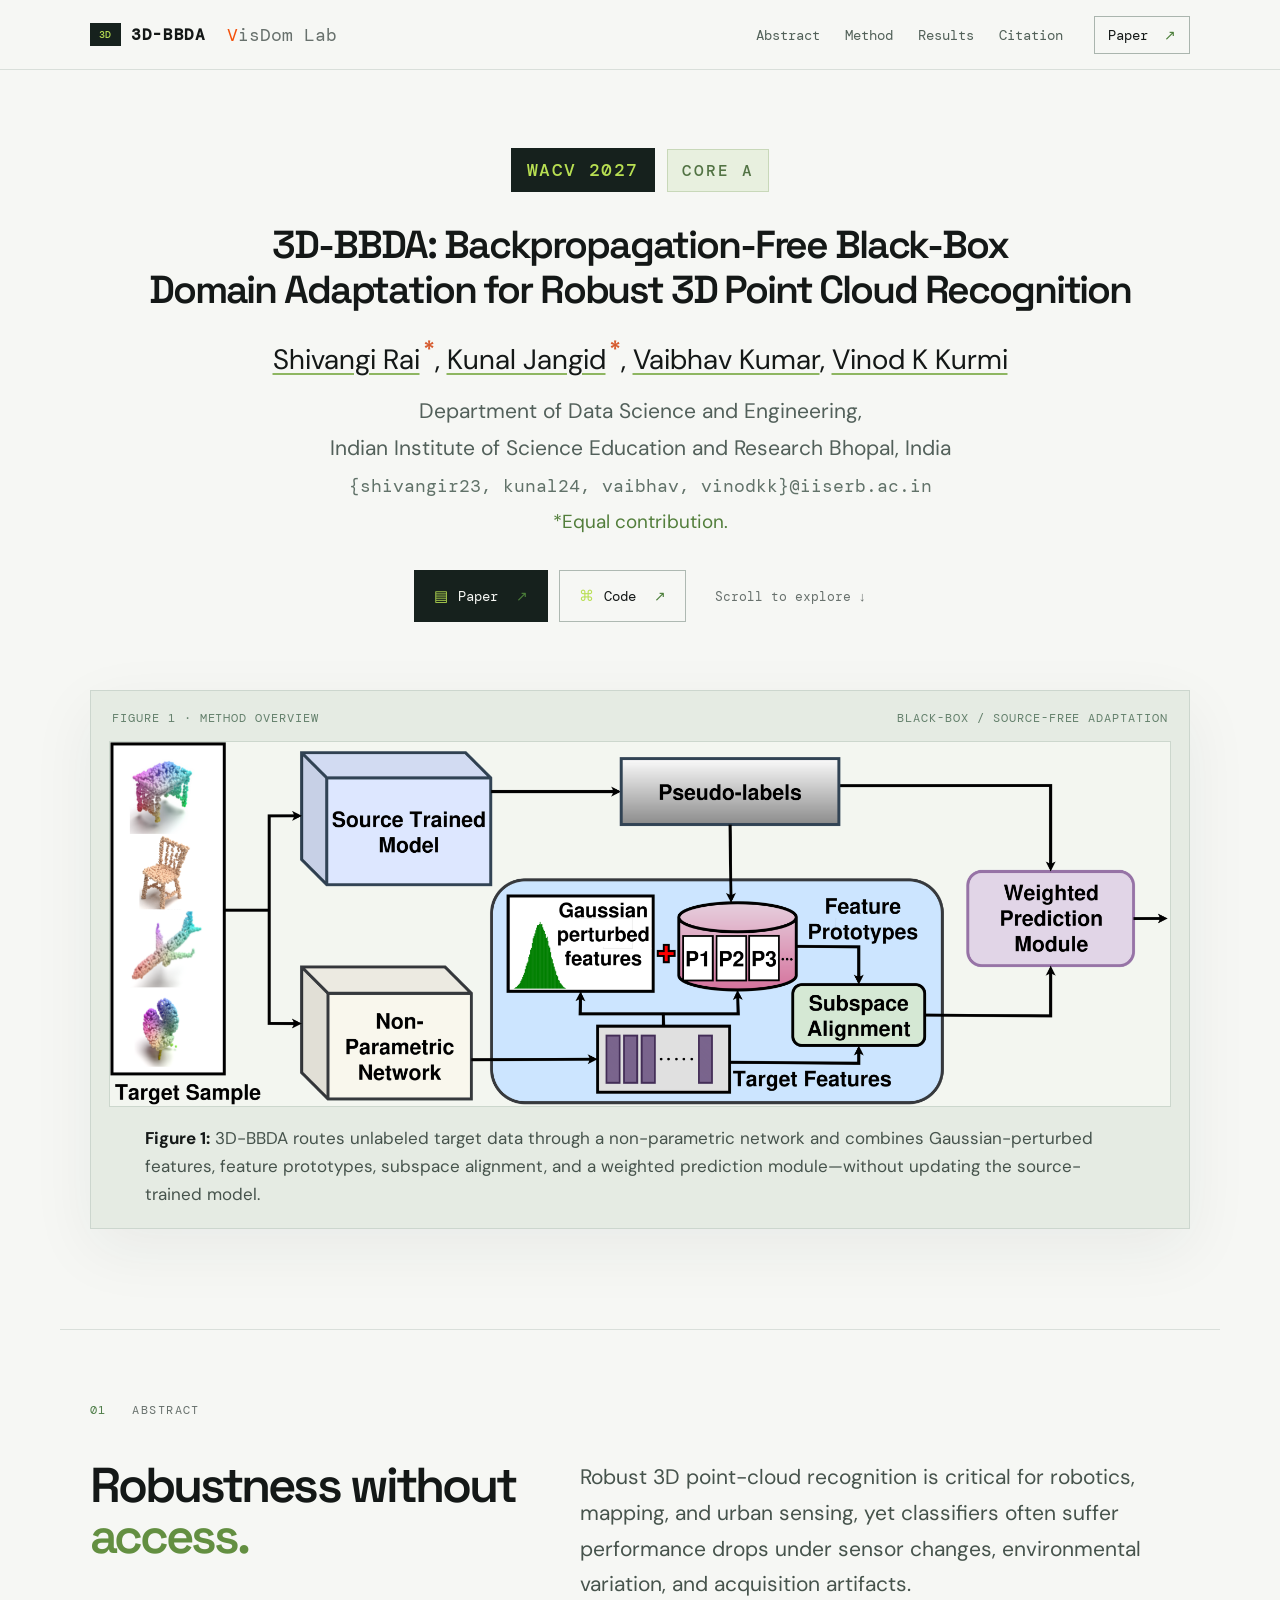
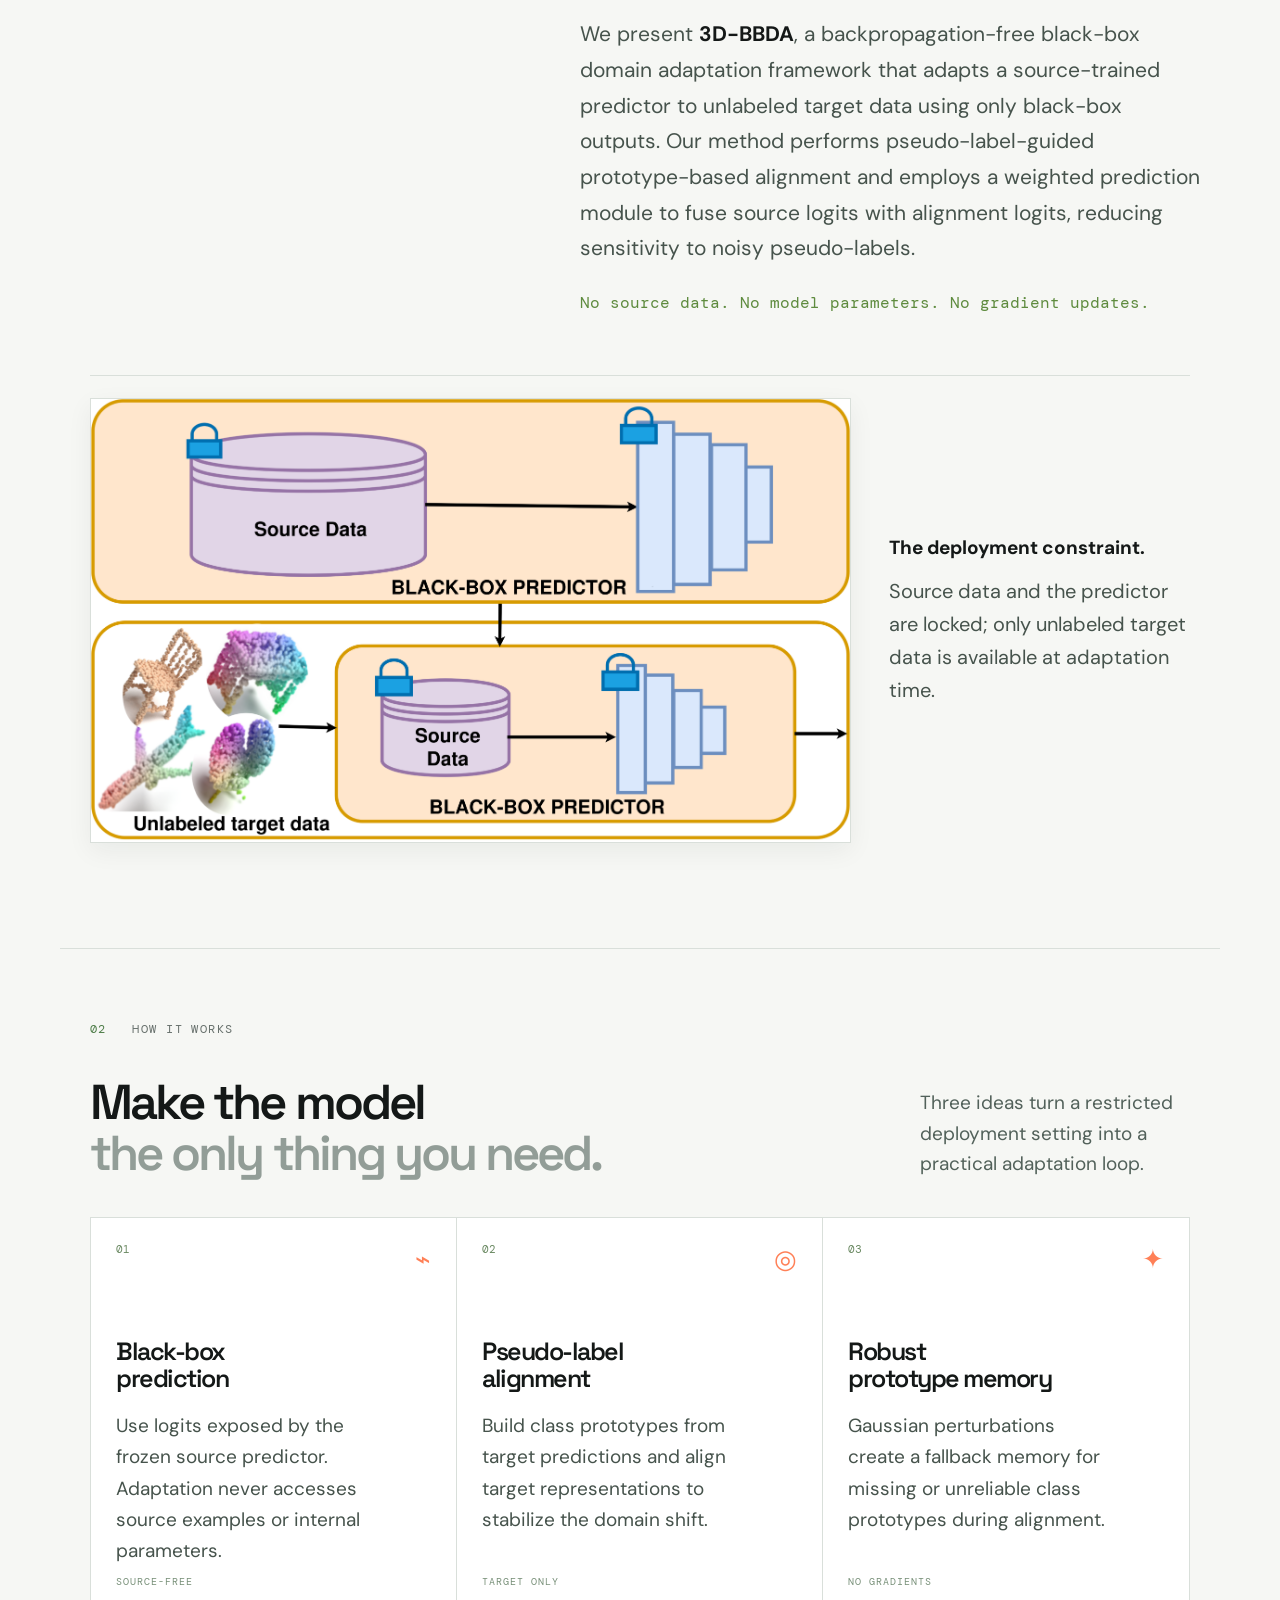
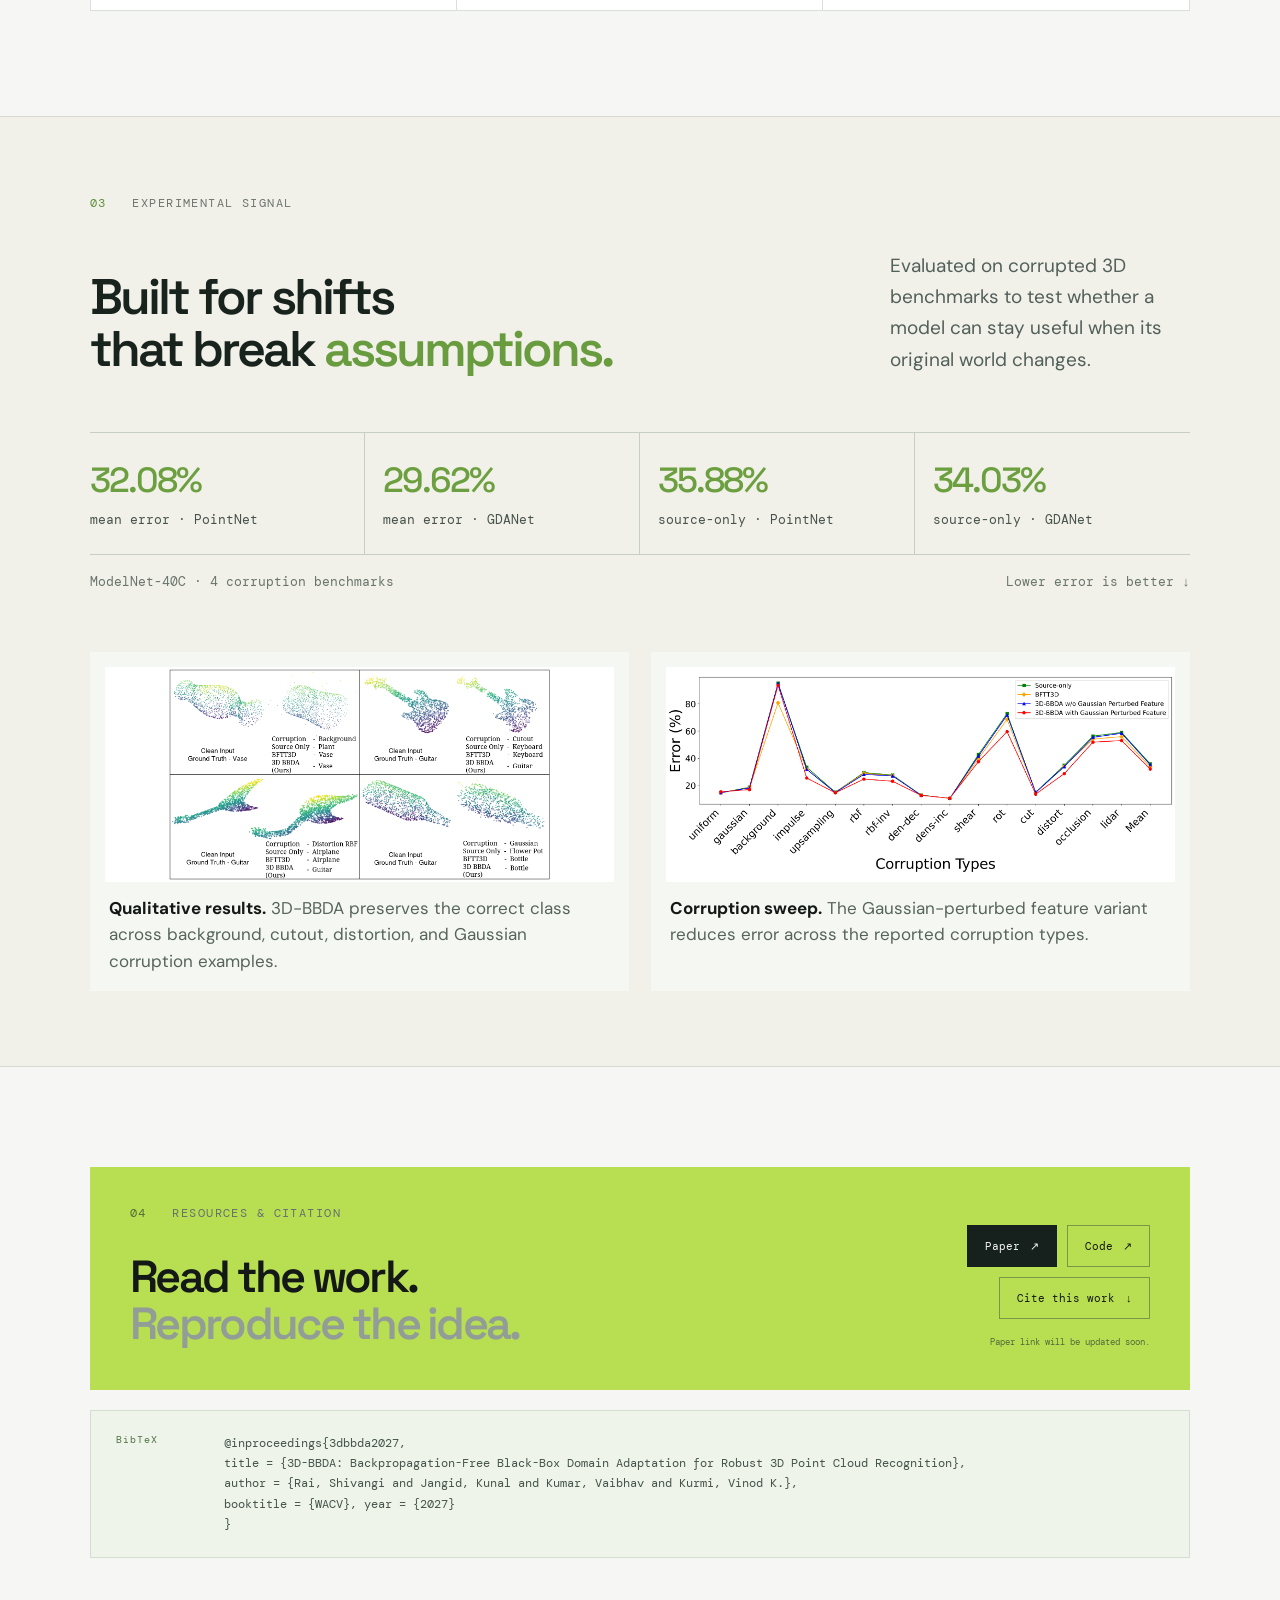
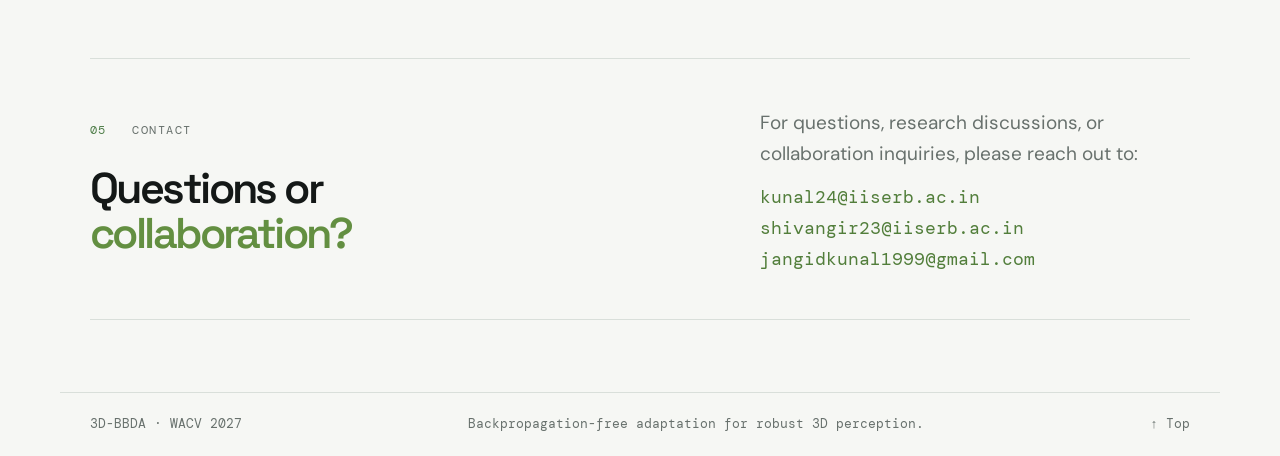
<file: index.html>
<!doctype html>
<html lang="en">
  <head>
    <meta charset="UTF-8" />
    <meta name="viewport" content="width=device-width, initial-scale=1.0" />
    <meta name="description" content="3D-BBDA: Backpropagation-Free Black-Box Domain Adaptation for Robust 3D Point Cloud Recognition." />
    <title>3D-BBDA | WACV 2027</title>
    <link rel="preconnect" href="https://fonts.googleapis.com" />
    <link rel="preconnect" href="https://fonts.gstatic.com" crossorigin />
    <link href="https://fonts.googleapis.com/css2?family=DM+Mono:wght@400;500&family=DM+Sans:wght@400;500;600;700&family=Space+Grotesk:wght@400;500;600;700&display=swap" rel="stylesheet" />
    <link rel="stylesheet" href="styles.css?v=7" />
  </head>
  <body>
    <header class="topbar">
      <div class="topbar-inner">
        <a class="paper-id" href="#top"><span class="mark">3D</span><span>3D-BBDA</span></a>
        <a class="lab-link" href="https://visdomlab.github.io/" target="_blank" rel="noreferrer"><span class="lab-name"><span class="lab-link-v">V</span>isDom Lab</span></a>
        <nav><a href="#abstract">Abstract</a><a href="#method">Method</a><a href="#results">Results</a><a href="#citation">Citation</a></nav>
        <a class="mini-button" href="paper.html">Paper <span>↗</span></a>
      </div>
    </header>

    <main id="top">
      <section class="title-section wrap">
        <div class="venue-row"><a class="venue-pill" href="https://wacv.thecvf.com/" target="_blank" rel="noreferrer">WACV 2027</a><span class="venue-tier">Core A</span></div>
        <h1><span>3D-BBDA: Backpropagation-Free Black-Box</span><span>Domain Adaptation for Robust 3D Point Cloud Recognition</span></h1>
        <p class="authors"><a href="https://shivangiraii.github.io/" target="_blank" rel="noreferrer">Shivangi Rai</a><sup class="contribution-mark">*</sup>, <a href="https://kunaljangid01.github.io/" target="_blank" rel="noreferrer">Kunal Jangid</a><sup class="contribution-mark">*</sup>, <a href="https://sites.google.com/view/vaibhavkumar1/home" target="_blank" rel="noreferrer">Vaibhav Kumar</a>, <a href="https://vinodkkurmi.github.io/" target="_blank" rel="noreferrer">Vinod K Kurmi</a></p>
        <p class="affiliation">Department of Data Science and Engineering,<br />Indian Institute of Science Education and Research Bhopal, India<br /><span>{shivangir23, kunal24, vaibhav, vinodkk}@iiserb.ac.in</span><br /><em>*Equal contribution.</em></p>
        <div class="title-actions"><a class="action-button filled" href="paper.html"><span class="button-icon">▤</span> Paper <span class="arrow">↗</span></a><a class="action-button" href="https://github.com/kunaljangid01/3D_BBDA" target="_blank" rel="noreferrer"><span class="button-icon">⌘</span> Code <span class="arrow">↗</span></a><a class="text-link" href="#abstract">Scroll to explore ↓</a></div>
      </section>

      <section class="figure-section wrap">
        <div class="figure-frame">
          <div class="figure-head"><span>FIGURE 1 · METHOD OVERVIEW</span><span>BLACK-BOX / SOURCE-FREE ADAPTATION</span></div>
          <img src="assets/3d_sfda_main_refine_small.png" alt="Paper figure showing the 3D-BBDA method: source-trained model, pseudo-labels, Gaussian perturbed features, feature prototypes, subspace alignment, and weighted prediction." />
          <div class="figure-caption"><strong>Figure 1:</strong> 3D-BBDA routes unlabeled target data through a non-parametric network and combines Gaussian-perturbed features, feature prototypes, subspace alignment, and a weighted prediction module—without updating the source-trained model.</div>
        </div>
      </section>

      <section class="abstract-section wrap" id="abstract">
        <div class="section-label">01 <span>ABSTRACT</span></div>
        <div class="abstract-grid"><h2>Robustness without<br /><em>access.</em></h2><div><p>Robust 3D point-cloud recognition is critical for robotics, mapping, and urban sensing, yet classifiers often suffer performance drops under sensor changes, environmental variation, and acquisition artifacts.</p><p>We present <strong>3D-BBDA</strong>, a backpropagation-free black-box domain adaptation framework that adapts a source-trained predictor to unlabeled target data using only black-box outputs. Our method performs pseudo-label-guided prototype-based alignment and employs a weighted prediction module to fuse source logits with alignment logits, reducing sensitivity to noisy pseudo-labels.</p><p class="abstract-note">No source data. No model parameters. No gradient updates.</p></div></div>
        <div class="motivation-figure"><img src="assets/3d_sfda_refine_small.png" alt="Paper figure illustrating the source-free black-box setting: source data and predictor are locked, while unlabeled target data is available." /><p><strong>The deployment constraint.</strong> Source data and the predictor are locked; only unlabeled target data is available at adaptation time.</p></div>
      </section>

      <section class="method-section wrap" id="method">
        <div class="section-label">02 <span>HOW IT WORKS</span></div>
        <div class="method-heading"><h2>Make the model<br /><span>the only thing you need.</span></h2><p>Three ideas turn a restricted deployment setting into a practical adaptation loop.</p></div>
        <div class="method-cards">
          <article><div class="card-top"><span>01</span><span class="card-glyph">⌁</span></div><h3>Black-box<br />prediction</h3><p>Use logits exposed by the frozen source predictor. Adaptation never accesses source examples or internal parameters.</p><div class="card-tag">SOURCE-FREE</div></article>
          <article><div class="card-top"><span>02</span><span class="card-glyph">◎</span></div><h3>Pseudo-label<br />alignment</h3><p>Build class prototypes from target predictions and align target representations to stabilize the domain shift.</p><div class="card-tag">TARGET ONLY</div></article>
          <article><div class="card-top"><span>03</span><span class="card-glyph">✦</span></div><h3>Robust<br />prototype memory</h3><p>Gaussian perturbations create a fallback memory for missing or unreliable class prototypes during alignment.</p><div class="card-tag">NO GRADIENTS</div></article>
        </div>
      </section>

      <section class="results-section" id="results">
        <div class="wrap"><div class="section-label light-label">03 <span>EXPERIMENTAL SIGNAL</span></div><div class="results-heading"><h2>Built for shifts<br />that break <em>assumptions.</em></h2><p>Evaluated on corrupted 3D benchmarks to test whether a model can stay useful when its original world changes.</p></div><div class="result-row"><div><strong>32.08%</strong><span>mean error · PointNet</span></div><div><strong>29.62%</strong><span>mean error · GDANet</span></div><div><strong>35.88%</strong><span>source-only · PointNet</span></div><div><strong>34.03%</strong><span>source-only · GDANet</span></div></div><div class="result-foot"><span>ModelNet-40C · 4 corruption benchmarks</span><span>Lower error is better ↓</span></div>
          <div class="evidence-grid"><figure><img src="assets/3D-BBDA_Visual_result_correct.png" alt="Qualitative comparison of clean inputs, corrupted point clouds, source-only predictions, BFTT3D predictions, and 3D-BBDA predictions." /><figcaption><strong>Qualitative results.</strong> 3D-BBDA preserves the correct class across background, cutout, distortion, and Gaussian corruption examples.</figcaption></figure><figure><img src="assets/error_curve_version3.png" alt="Error curves comparing Source-only, BFTT3D, and 3D-BBDA with and without Gaussian perturbed features across corruption types." /><figcaption><strong>Corruption sweep.</strong> The Gaussian-perturbed feature variant reduces error across the reported corruption types.</figcaption></figure></div>
        </div>
      </section>

      <section class="links-section wrap" id="links">
        <div class="links-card" id="citation"><div><div class="section-label">04 <span>RESOURCES &amp; CITATION</span></div><h2>Read the work.<br /><span>Reproduce the idea.</span></h2></div><div class="resource-buttons"><a class="resource-button primary" href="paper.html">Paper <span>↗</span></a><a class="resource-button" href="https://github.com/kunaljangid01/3D_BBDA" target="_blank" rel="noreferrer">Code <span>↗</span></a><a class="resource-button citation-button" href="#citation-text">Cite this work <span>↓</span></a><small>Paper link will be updated soon.</small></div></div>
        <div class="citation-text" id="citation-text"><span>BibTeX</span><code>@inproceedings{3dbbda2027,<br />  title = {3D-BBDA: Backpropagation-Free Black-Box Domain Adaptation for Robust 3D Point Cloud Recognition},<br />  author = {Rai, Shivangi and Jangid, Kunal and Kumar, Vaibhav and Kurmi, Vinod K.},<br />  booktitle = {WACV}, year = {2027}<br />}</code></div>
      </section>
    </main>
    <section class="contact-section wrap" id="contact">
      <div class="contact-card">
        <div><div class="section-label">05 <span>CONTACT</span></div><h2>Questions or<br /><em>collaboration?</em></h2></div>
        <div class="contact-details"><p>For questions, research discussions, or collaboration inquiries, please reach out to:</p><a href="mailto:kunal24@iiserb.ac.in">kunal24@iiserb.ac.in</a><a href="mailto:shivangir23@iiserb.ac.in">shivangir23@iiserb.ac.in</a><a href="mailto:jangidkunal1999@gmail.com">jangidkunal1999@gmail.com</a></div>
      </div>
    </section>
    <footer class="footer wrap"><span>3D-BBDA · WACV 2027</span><span>Backpropagation-free adaptation for robust 3D perception.</span><a href="#top">↑ Top</a></footer>
    <script src="script.js"></script>
  </body>
</html>
</file>
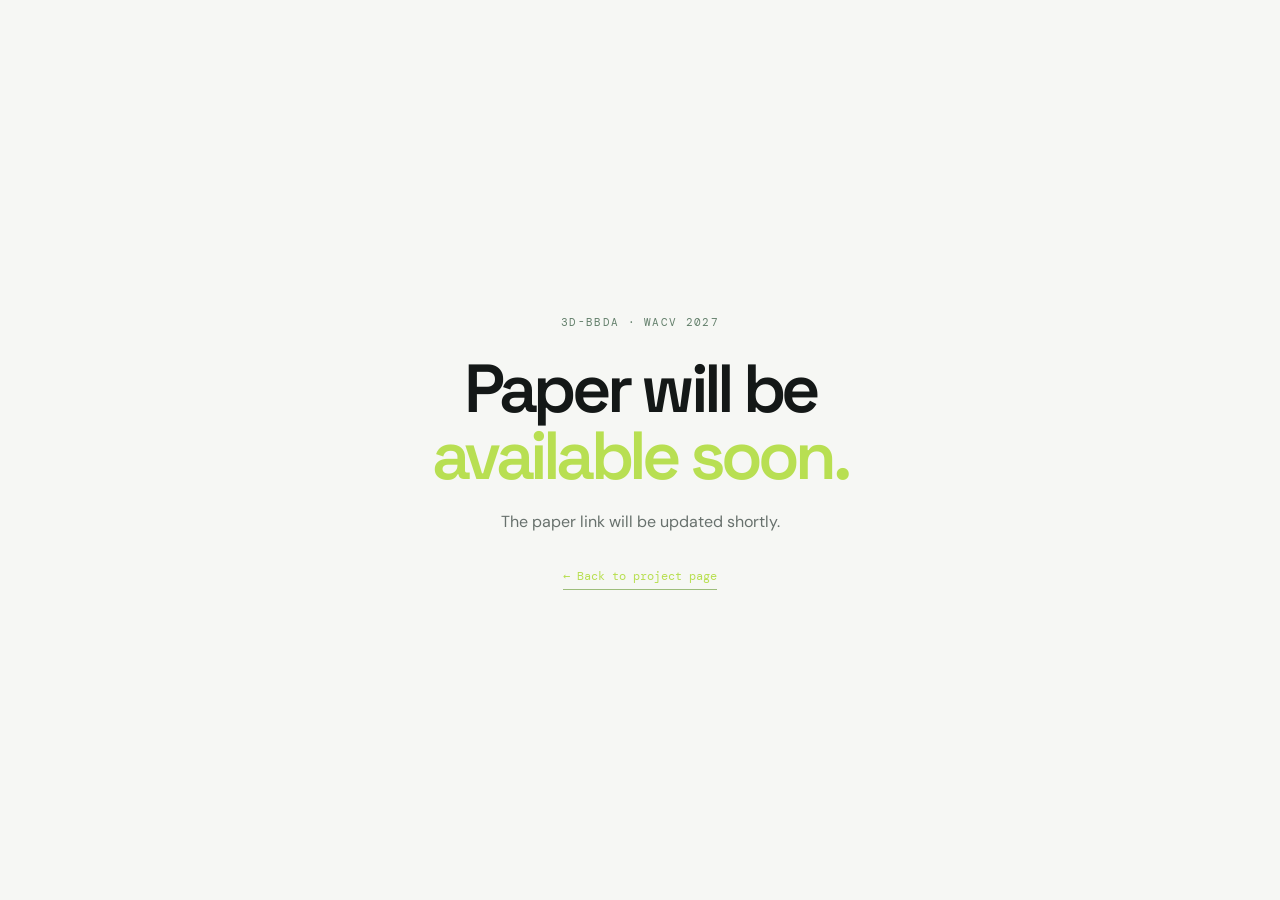
<file: paper.html>
<!doctype html>
<html lang="en">
  <head>
    <meta charset="UTF-8" />
    <meta name="viewport" content="width=device-width, initial-scale=1.0" />
    <title>Paper · 3D-BBDA</title>
    <link rel="preconnect" href="https://fonts.googleapis.com" />
    <link rel="preconnect" href="https://fonts.gstatic.com" crossorigin />
    <link href="https://fonts.googleapis.com/css2?family=DM+Mono:wght@400;500&family=DM+Sans:wght@400;500;600;700&family=Space+Grotesk:wght@400;500;600;700&display=swap" rel="stylesheet" />
    <link rel="stylesheet" href="styles.css?v=5" />
  </head>
  <body class="paper-placeholder">
    <main class="paper-main">
      <span class="paper-kicker">3D-BBDA · WACV 2027</span>
      <h1>Paper will be<br /><em>available soon.</em></h1>
      <p>The paper link will be updated shortly.</p>
      <a class="paper-home-link" href="index.html">← Back to project page</a>
    </main>
  </body>
</html>
</file>
<file: styles.css>
:root{--paper:#f6f7f4;--ink:#141817;--muted:#68716d;--line:#d9dfda;--green:#b8df52;--deep:#16211d;--orange:#ff8057;--mono:"DM Mono",monospace;--sans:"DM Sans",sans-serif;--display:"Space Grotesk",sans-serif}*{box-sizing:border-box}html{scroll-behavior:smooth}body{margin:0;background:var(--paper);color:var(--ink);font-family:var(--sans)}.wrap{max-width:1160px;margin:auto;padding-left:30px;padding-right:30px}.topbar{height:70px;background:rgba(246,247,244,.94);border-bottom:1px solid var(--line);position:sticky;top:0;z-index:5;backdrop-filter:blur(12px)}.topbar-inner{max-width:1160px;height:100%;padding:0 30px;margin:auto;display:flex;align-items:center}.paper-id{display:flex;gap:10px;align-items:center;text-decoration:none;color:var(--ink);font:600 13px var(--mono);letter-spacing:.04em}.mark{display:grid;place-items:center;background:var(--deep);color:var(--green);font:500 10px var(--mono);width:31px;height:23px}.topbar nav{display:flex;gap:25px;margin-left:auto;margin-right:31px}.topbar nav a,.mini-button,.lab-link{color:var(--muted);text-decoration:none;font:11px var(--mono)}
.lab-link{margin-left:22px}
.lab-name{font-size:1.25em}
.lab-link-v{color:#f4510b}
.lab-link:hover{color:var(--ink)}.topbar nav a:hover,.footer a:hover{color:var(--ink)}.mini-button{border:1px solid #aab5ae;padding:9px 13px;color:var(--ink)}.mini-button span,.arrow{color:#4b7e39;margin-left:8px}.title-section{padding-top:78px;padding-bottom:68px;text-align:center}.venue-row{display:flex;justify-content:center;align-items:center;gap:17px;color:var(--muted);font:10px var(--mono);letter-spacing:.07em;text-transform:uppercase}.venue-pill{background:var(--deep);color:var(--green);padding:8px 13px;text-decoration:none!important;font-size:16px}
.venue-pill:hover{background:#273a32}.paper-no{border-left:1px solid var(--line);padding-left:17px}.title-section h1{font:600 clamp(32px,4.8vw,64px)/1.08 var(--display);letter-spacing:-.055em;max-width:1060px;margin:31px auto 25px}.authors{font-size:16px;margin:0}.authors span{color:#a2aba6;padding:0 8px}.authors sup,.affiliation sup{color:#56833d;font:10px var(--mono)}.affiliation{font-size:12px;color:var(--muted);margin:9px 0 0}.title-actions{display:flex;justify-content:center;align-items:center;gap:11px;margin-top:37px}.action-button,.resource-button{border:1px solid #aeb9b2;color:var(--ink);padding:13px 17px;text-decoration:none;font:11px var(--mono);display:flex;align-items:center;gap:10px}.action-button:hover,.resource-button:hover{background:white;border-color:#758178}.action-button.filled,.resource-button.primary{background:var(--deep);border-color:var(--deep);color:var(--paper)}.action-button.filled:hover,.resource-button.primary:hover{background:#273a32}.button-icon{color:var(--green);font-size:15px}.text-link{color:var(--muted);font:10px var(--mono);text-decoration:none;margin-left:18px}.text-link:hover{color:var(--ink)}.figure-section{padding-bottom:100px}.figure-frame{background:#e5ebe3;border:1px solid #ccd6ce;padding:18px 18px 20px;box-shadow:0 20px 60px #20352e10}.figure-head{display:flex;justify-content:space-between;padding:1px 3px 15px;color:#64806c;font:10px var(--mono);letter-spacing:.08em}.figure-frame img{display:block;width:100%;background:#f3f6f0;border:1px solid #ccd7cd}.figure-caption{max-width:990px;margin:17px auto 0;color:#5d6762;font-size:12px;line-height:1.65}.figure-caption strong{color:var(--ink)}.abstract-section,.method-section{border-top:1px solid var(--line);padding-top:72px;padding-bottom:105px}.section-label{color:#6c856f;font:10px var(--mono);letter-spacing:.12em}.section-label span{color:var(--muted);margin-left:17px}.abstract-grid{display:grid;grid-template-columns:40% 60%;gap:50px;margin-top:42px}.abstract-grid h2,.method-heading h2,.results-heading h2,.links-card h2{font:600 49px/1.04 var(--display);letter-spacing:-.06em;margin:0}.abstract-grid h2 em,.results-heading em{color:#638f41;font-style:normal}.abstract-grid p{color:#4f5a54;line-height:1.7;font-size:15px;max-width:620px;margin:0 0 14px}.abstract-grid strong{color:var(--ink)}.abstract-note{font:11px var(--mono)!important;color:#5e8b3e!important;padding-top:11px}.method-heading{display:flex;justify-content:space-between;align-items:end;margin-top:40px;margin-bottom:38px}.method-heading h2 span,.links-card h2 span{color:#929d97}.method-heading p{color:var(--muted);font-size:13px;line-height:1.6;max-width:270px;margin:0}.method-cards{display:grid;grid-template-columns:repeat(3,1fr);border:1px solid var(--line);background:white}.method-cards article{min-height:290px;padding:24px 25px;border-right:1px solid var(--line);position:relative}.method-cards article:last-child{border:0}.card-top{display:flex;justify-content:space-between;color:#6a8962;font:11px var(--mono)}.card-glyph{font-size:26px;color:var(--orange)}.method-cards h3{font:600 25px/1.05 var(--display);letter-spacing:-.06em;margin:62px 0 18px}.method-cards p{color:var(--muted);font-size:13px;line-height:1.65;max-width:260px}.card-tag{position:absolute;bottom:22px;color:#789079;font:9px var(--mono);letter-spacing:.1em}.results-section{background:var(--deep);color:var(--paper);padding:78px 0 75px}.light-label{color:var(--green)}.light-label span{color:#91a19a}.results-heading{display:flex;justify-content:space-between;align-items:end;margin:39px 0 57px}.results-heading h2{font-size:50px}.results-heading em{color:var(--green)}.results-heading p{color:#b1beb7;font-size:13px;line-height:1.65;max-width:300px;margin:0}.result-row{display:grid;grid-template-columns:repeat(4,1fr);border-top:1px solid #53645a;border-bottom:1px solid #53645a}.result-row div{padding:25px 18px 26px;border-right:1px solid #53645a}.result-row div:first-child{padding-left:0}.result-row div:last-child{border:0}.result-row strong{display:block;color:var(--green);font:500 35px var(--display);letter-spacing:-.06em}.result-row span{display:block;color:#a8b5ae;font:10px var(--mono);margin-top:9px}.result-foot{display:flex;justify-content:space-between;color:#83938b;font:10px var(--mono);padding-top:18px}.links-section{padding-top:100px;padding-bottom:100px}.links-card{background:var(--green);padding:38px 40px 42px;display:flex;justify-content:space-between;align-items:end}.links-card .section-label{color:#516c39}.links-card h2{font-size:45px;margin-top:33px}.resource-buttons{display:flex;gap:10px;align-items:center;flex-wrap:wrap;justify-content:end;max-width:340px}.resource-button{border-color:#779945}.resource-buttons small{display:block;width:100%;color:#526a3b;font:9px var(--mono);margin-top:7px;text-align:right}.footer{border-top:1px solid var(--line);padding-top:22px;padding-bottom:24px;display:flex;justify-content:space-between;color:var(--muted);font:10px var(--mono)}.footer a{color:var(--muted);text-decoration:none}@media(max-width:750px){.wrap{padding-left:20px;padding-right:20px}.topbar-inner{padding:0 20px}.topbar nav{display:none}.mini-button{margin-left:auto}.title-section{padding-top:55px}.venue-row{flex-wrap:wrap;gap:10px}.paper-no{display:none}.title-section h1{font-size:34px}.desktop{display:none}.title-actions{flex-wrap:wrap}.text-link{width:100%;margin:8px 0 0}.figure-section{padding-bottom:70px}.figure-head{font-size:8px}.figure-caption{font-size:11px}.abstract-grid{display:block}.abstract-grid h2{margin-bottom:35px;font-size:42px}.method-heading,.results-heading,.links-card{display:block}.method-heading p,.results-heading p{margin-top:24px}.method-cards{grid-template-columns:1fr}.method-cards article{border-right:0;border-bottom:1px solid var(--line)}.method-cards article:last-child{border-bottom:0}.results-heading h2{font-size:42px}.result-row{grid-template-columns:repeat(2,1fr)}.result-row div,.result-row div:first-child{padding:20px 12px}.result-row strong{font-size:30px}.result-foot{gap:18px;line-height:1.5}.links-card{padding:30px}.links-card h2{font-size:39px;margin-bottom:35px}.resource-buttons{justify-content:start}.resource-buttons small{text-align:left}.footer{gap:15px;flex-wrap:wrap}}
.venue-tier{color:#64806c;font-size:16px;font-weight:500;letter-spacing:.12em}.venue-tier::before{color:#aeb9b2;font-size:20px;margin-right:15px;vertical-align:-1px}.paper-no{border-left:1px solid var(--line);padding-left:17px}.title-section h1{font:600 clamp(32px,4.8vw,64px)/1.08 var(--display);letter-spacing:-.055em;max-width:1060px;margin:31px auto 25px}.authors{font-size:16px;margin:0}.authors span{color:#a2aba6;padding:0 8px}.authors sup,.affiliation sup{color:#56833d;font:10px var(--mono)}.affiliation{font-size:12px;color:var(--muted);margin:9px 0 0}.title-actions{display:flex;justify-content:center;align-items:center;gap:11px;margin-top:37px}.action-button,.resource-button{border:1px solid #aeb9b2;color:var(--ink);padding:13px 17px;text-decoration:none;font:11px var(--mono);display:flex;align-items:center;gap:10px}.action-button:hover,.resource-button:hover{background:white;border-color:#758178}.action-button.filled,.resource-button.primary{background:var(--deep);border-color:var(--deep);color:var(--paper)}.action-button.filled:hover,.resource-button.primary:hover{background:#273a32}.button-icon{color:var(--green);font-size:15px}.text-link{color:var(--muted);font:10px var(--mono);text-decoration:none;margin-left:18px}.text-link:hover{color:var(--ink)}.figure-section{padding-bottom:100px}.figure-frame{background:#e5ebe3;border:1px solid #ccd6ce;padding:18px 18px 20px;box-shadow:0 20px 60px #20352e10}.figure-head{display:flex;justify-content:space-between;padding:1px 3px 15px;color:#64806c;font:10px var(--mono);letter-spacing:.08em}.figure-frame img{display:block;width:100%;background:#f3f6f0;border:1px solid #ccd7cd}.figure-caption{max-width:990px;margin:17px auto 0;color:#5d6762;font-size:12px;line-height:1.65}.figure-caption strong{color:var(--ink)}.abstract-section,.method-section{border-top:1px solid var(--line);padding-top:72px;padding-bottom:105px}.section-label{color:#6c856f;font:10px var(--mono);letter-spacing:.12em}.section-label span{color:var(--muted);margin-left:17px}.abstract-grid{display:grid;grid-template-columns:40% 60%;gap:50px;margin-top:42px}.abstract-grid h2,.method-heading h2,.results-heading h2,.links-card h2{font:600 49px/1.04 var(--display);letter-spacing:-.06em;margin:0}.abstract-grid h2 em,.results-heading em{color:#638f41;font-style:normal}.abstract-grid p{color:#4f5a54;line-height:1.7;font-size:15px;max-width:620px;margin:0 0 14px}.abstract-grid strong{color:var(--ink)}.abstract-note{font:11px var(--mono)!important;color:#5e8b3e!important;padding-top:11px}.method-heading{display:flex;justify-content:space-between;align-items:end;margin-top:40px;margin-bottom:38px}.method-heading h2 span,.links-card h2 span{color:#929d97}.method-heading p{color:var(--muted);font-size:13px;line-height:1.6;max-width:270px;margin:0}.method-cards{display:grid;grid-template-columns:repeat(3,1fr);border:1px solid var(--line);background:white}.method-cards article{min-height:290px;padding:24px 25px;border-right:1px solid var(--line);position:relative}.method-cards article:last-child{border:0}.card-top{display:flex;justify-content:space-between;color:#6a8962;font:11px var(--mono)}.card-glyph{font-size:26px;color:var(--orange)}.method-cards h3{font:600 25px/1.05 var(--display);letter-spacing:-.06em;margin:62px 0 18px}.method-cards p{color:var(--muted);font-size:13px;line-height:1.65;max-width:260px}.card-tag{position:absolute;bottom:22px;color:#789079;font:9px var(--mono);letter-spacing:.1em}.results-section{background:var(--deep);color:var(--paper);padding:78px 0 75px}.light-label{color:var(--green)}.light-label span{color:#91a19a}.results-heading{display:flex;justify-content:space-between;align-items:end;margin:39px 0 57px}.results-heading h2{font-size:50px}.results-heading em{color:var(--green)}.results-heading p{color:#b1beb7;font-size:13px;line-height:1.65;max-width:300px;margin:0}.result-row{display:grid;grid-template-columns:repeat(4,1fr);border-top:1px solid #53645a;border-bottom:1px solid #53645a}.result-row div{padding:25px 18px 26px;border-right:1px solid #53645a}.result-row div:first-child{padding-left:0}.result-row div:last-child{border:0}.result-row strong{display:block;color:var(--green);font:500 35px var(--display);letter-spacing:-.06em}.result-row span{display:block;color:#a8b5ae;font:10px var(--mono);margin-top:9px}.result-foot{display:flex;justify-content:space-between;color:#83938b;font:10px var(--mono);padding-top:18px}.links-section{padding-top:100px;padding-bottom:100px}.links-card{background:var(--green);padding:38px 40px 42px;display:flex;justify-content:space-between;align-items:end}.links-card .section-label{color:#516c39}.links-card h2{font-size:45px;margin-top:33px}.resource-buttons{display:flex;gap:10px;align-items:center;flex-wrap:wrap;justify-content:end;max-width:340px}.resource-button{border-color:#779945}.resource-buttons small{display:block;width:100%;color:#526a3b;font:9px var(--mono);margin-top:7px;text-align:right}.footer{border-top:1px solid var(--line);padding-top:22px;padding-bottom:24px;display:flex;justify-content:space-between;color:var(--muted);font:10px var(--mono)}.footer a{color:var(--muted);text-decoration:none}@media(max-width:750px){.wrap{padding-left:20px;padding-right:20px}.topbar-inner{padding:0 20px}.topbar nav{display:none}.mini-button{margin-left:auto}.title-section{padding-top:55px}.venue-row{flex-wrap:wrap;gap:10px}.paper-no{display:none}.title-section h1{font-size:34px}.desktop{display:none}.title-actions{flex-wrap:wrap}.text-link{width:100%;margin:8px 0 0}.figure-section{padding-bottom:70px}.figure-head{font-size:8px}.figure-caption{font-size:11px}.abstract-grid{display:block}.abstract-grid h2{margin-bottom:35px;font-size:42px}.method-heading,.results-heading,.links-card{display:block}.method-heading p,.results-heading p{margin-top:24px}.method-cards{grid-template-columns:1fr}.method-cards article{border-right:0;border-bottom:1px solid var(--line)}.method-cards article:last-child{border-bottom:0}.results-heading h2{font-size:42px}.result-row{grid-template-columns:repeat(2,1fr)}.result-row div,.result-row div:first-child{padding:20px 12px}.result-row strong{font-size:30px}.result-foot{gap:18px;line-height:1.5}.links-card{padding:30px}.links-card h2{font-size:39px;margin-bottom:35px}.resource-buttons{justify-content:start}.resource-buttons small{text-align:left}.footer{gap:15px;flex-wrap:wrap}}
.figure-frame img{max-height:560px;object-fit:contain}
.motivation-figure{margin-top:48px;border-top:1px solid var(--line);padding-top:22px;display:grid;grid-template-columns:2fr 1fr;gap:25px;align-items:center}
.motivation-figure img{width:100%;max-height:240px;object-fit:contain;background:#fff;border:1px solid var(--line)}
.motivation-figure p{font-size:12px;line-height:1.7;color:var(--muted);max-width:240px}
.motivation-figure strong{color:var(--ink);display:block;margin-bottom:7px}
.evidence-grid{display:grid;grid-template-columns:1fr 1fr;gap:22px;margin-top:62px}
.evidence-grid figure{margin:0;padding:15px;background:#f5f8f2;color:var(--ink)}
.evidence-grid img{display:block;width:100%;height:215px;object-fit:contain;background:#fff}
.evidence-grid figcaption{font-size:11px;line-height:1.55;color:#56645b;padding:13px 4px 2px}
.evidence-grid figcaption strong{color:var(--ink)}
@media(max-width:750px){.motivation-figure{display:block}.motivation-figure p{max-width:none}.evidence-grid{grid-template-columns:1fr}.evidence-grid img{height:auto;max-height:280px}}
.authors{font-size:clamp(15px,1.8vw,20px);line-height:1.55;color:var(--ink);max-width:1050px;margin:0 auto}
.authors a{color:var(--ink);text-decoration:underline;text-decoration-color:#8eb661;text-decoration-thickness:2px;text-underline-offset:4px}
.authors a:hover,.contact-line a:hover{color:#4f8238}
.authors .contribution-mark{display:inline-block;color:#d65b2f;font:700 0.85em/1 var(--sans);vertical-align:super;margin-left:3px;text-decoration:none}
.affiliation{font-size:clamp(12px,1.35vw,15px);line-height:1.75;color:#52605a;margin-top:12px}
.affiliation a{color:#52605a;text-decoration:underline;text-decoration-color:#8eb661;text-underline-offset:3px}
.affiliation a:hover{color:#4f8238}
.affiliation-separator{color:#8eb661;padding:0 .35em}
.affiliation span{font-family:var(--mono);font-size:.88em;color:#617269}
.affiliation em{color:#527e3b;font-style:normal;font-size:.9em}
.contact-line{font:12px var(--mono);line-height:1.7;color:#5b6961;margin:10px auto 0}
.contact-line a{color:#527e3b;text-decoration:none}
.contact-line span{padding:0 8px;color:#9aa49e}
.title-actions{margin-top:30px}
.topbar nav a{color:#526159;font-size:11px}
.topbar nav a:hover{color:#3f7834}
.mini-button{color:var(--ink)}
.abstract-grid p,.method-cards p,.figure-caption,.motivation-figure p{color:#46534c}
.section-label{color:#4e7d48}
.method-heading p,.results-heading p{font-size:14px;color:#52615a}
.result-row span{font-size:11px;color:#c1ccc5}
.citation-text{display:grid;grid-template-columns:90px 1fr;gap:18px;margin-top:20px;padding:22px 25px;background:#eef4e9;border:1px solid #d1dfcf;color:#527344}
.citation-text span{font:10px var(--mono);letter-spacing:.1em}
.citation-text code{font:12px/1.7 var(--mono);color:#44534b;white-space:normal}
.paper-placeholder{min-height:100vh;display:grid;place-items:center;background:var(--deep);color:var(--paper)}
.paper-placeholder main{text-align:center;padding:35px;max-width:700px}
.placeholder-mark{font:11px var(--mono);letter-spacing:.13em;color:var(--green)}
.paper-placeholder h1{font:600 clamp(26px,4.25vw,46px)/.95 var(--display);letter-spacing:-.045em;margin:26px 0 20px}
.paper-placeholder h1 em{color:var(--green);font-style:normal}
.paper-placeholder p{color:#b8c4bd;font-size:16px;margin-bottom:30px}
.paper-placeholder a{color:var(--green);font:12px var(--mono);text-decoration:none}
.contact-section{padding-bottom:72px}
.contact-card{border-top:1px solid var(--line);border-bottom:1px solid var(--line);padding:48px 0;display:flex;justify-content:space-between;align-items:center}
.contact-card h2{font:600 43px/1.05 var(--display);letter-spacing:-.06em;margin:28px 0 0}
.contact-card h2 em{color:#638f41;font-style:normal}
.contact-details{max-width:430px;color:var(--muted);font-size:13px;line-height:1.65}
.contact-details p{margin:0 0 16px}
.contact-details a{display:block;color:#527e3b;font:13px var(--mono);text-decoration:none;margin-top:7px}
.contact-details a:hover{color:var(--ink)}
@media(max-width:750px){.topbar nav{display:flex;gap:13px;margin-right:10px}.topbar nav a{font-size:9px}.topbar .paper-id{font-size:11px}.contact-line{font-size:10px}.citation-text{display:block}.citation-text code{display:block;margin-top:14px;font-size:10px;overflow-wrap:anywhere}.authors{font-size:15px}}
@media(max-width:750px){.contact-card{display:block;padding:38px 0}.contact-card h2{font-size:38px;margin-bottom:30px}.contact-section{padding-bottom:45px}}
.title-section h1{font-size:clamp(26px,3.05vw,42px)!important;line-height:1.15;max-width:1160px}
.title-section h1 span{display:block;white-space:nowrap}
.venue-row{font-size:11px}
.authors{font-size:clamp(18px,2.1vw,23px)}
.affiliation{font-size:clamp(15px,1.6vw,18px)}
.contact-line{font-size:13px}
.figure-head,.section-label{font-size:11px}
.figure-caption{font-size:14px}
.abstract-grid p{font-size:18px}
.abstract-note{font-size:12px!important}
.method-heading p,.results-heading p{font-size:16px}
.method-cards p{font-size:16px}
.card-tag{font-size:10px}
.result-row span,.result-foot{font-size:11px}
.evidence-grid figcaption{font-size:14px}
.contact-details{font-size:16px}
.contact-details a{font-size:15px}
.footer{font-size:11px}
@media(max-width:750px){.title-section h1{font-size:28px!important}.title-section h1 span{white-space:normal}.authors{font-size:17px}.affiliation{font-size:14px}.abstract-grid p{font-size:17px}.figure-caption{font-size:14px}.method-cards p{font-size:15px}}
.topbar nav a,.mini-button,.lab-link{font-size:13px}
.venue-row{font-size:12px}
.authors{font-size:clamp(19px,2.25vw,25px)}
.affiliation{font-size:clamp(16px,1.75vw,19px)}
.contact-line{font-size:14px}
.figure-head,.section-label{font-size:12px}
.figure-caption{font-size:15px}
.abstract-grid p{font-size:19px}
.method-heading p,.results-heading p{font-size:17px}
.method-cards p{font-size:17px}
.result-row span,.result-foot{font-size:12px}
.evidence-grid figcaption{font-size:15px}
.contact-details{font-size:17px}
.contact-details a{font-size:16px}
.footer{font-size:12px}
@media(max-width:750px){.topbar nav a,.mini-button{font-size:10px}.venue-row{font-size:10px}.authors{font-size:18px}.affiliation{font-size:15px}.abstract-grid p{font-size:18px}.figure-caption{font-size:15px}.method-heading p,.results-heading p{font-size:16px}.method-cards p{font-size:16px}.evidence-grid figcaption{font-size:14px}}
.authors{font-size:clamp(21px,2.5vw,28px)}
.affiliation{font-size:clamp(18px,2vw,21px)}
.contact-line{font-size:16px}
.figure-caption{font-size:17px}
.abstract-grid p{font-size:21px}
.abstract-note{font-size:14px!important}
.method-heading p,.results-heading p{font-size:19px}
.method-cards p{font-size:19px}
.result-row span,.result-foot{font-size:13px}
.evidence-grid figcaption{font-size:17px}
.contact-details{font-size:19px}
.contact-details a{font-size:18px}
.footer{font-size:13px}
.results-section .section-label{color:#c6ef70}
.results-section .section-label span{color:#d2ddd6}
.results-heading p{color:#d2ddd6!important}
.result-row span{color:#edf4ef!important}
.result-foot{color:#b9c9c0!important}
.results-section .results-heading h2{color:#f6f7f4}
@media(max-width:750px){.authors{font-size:20px}.affiliation{font-size:17px}.contact-line{font-size:14px}.figure-caption{font-size:16px}.abstract-grid p{font-size:19px}.abstract-note{font-size:13px!important}.method-heading p,.results-heading p{font-size:18px}.method-cards p{font-size:18px}.evidence-grid figcaption{font-size:16px}.contact-details{font-size:18px}.contact-details a{font-size:17px}}
.results-section{background:#f1f0e9;color:#18231d;border-top:1px solid #d7d8ce;border-bottom:1px solid #d7d8ce}
.results-section .light-label{color:#5d913f}
.results-section .light-label span{color:#6d766f}
.results-section .results-heading h2{color:#18231d}
.results-section .results-heading em{color:#699c3e}
.results-section .results-heading p{color:#52605a!important}
.results-section .result-row{border-color:#c7cec3}
.results-section .result-row div{border-color:#c7cec3}
.results-section .result-row strong{color:#6b9f3f}
.results-section .result-row span{color:#46534c!important}
.results-section .result-foot{color:#68756c!important}
@media(max-width:750px){.motivation-figure p{font-size:17px;max-width:none}.motivation-figure strong{font-size:17px}}
.venue-row{gap:12px}
.venue-pill{padding:10px 16px!important;font-size:18px!important;font-weight:500;letter-spacing:.08em}
.venue-tier{display:inline-flex;align-items:center;gap:8px;color:#527344;background:#e8f0df;border:1px solid #c8d8b9;padding:10px 14px;font-size:16px;font-weight:500;letter-spacing:.13em}
.venue-tier-mark{color:#7ba247;font-size:9px}
.paper-id{font-size:16px}
.topbar nav a,.mini-button,.lab-link{font-size:14px}
.venue-row{font-size:16px}
.action-button{font-size:14px;padding:15px 19px}
.text-link{font-size:13px}
.abstract-note{font-size:16px!important;line-height:1.6}
.motivation-figure p{font-size:16px;line-height:1.7}
.motivation-figure{grid-template-columns:minmax(0,2.15fr) minmax(250px,.85fr);gap:38px;align-items:center}
.motivation-figure img{max-height:none;aspect-ratio:auto;box-shadow:0 8px 24px rgba(20,35,28,.06)}
.motivation-figure p{font-size:20px;line-height:1.65;max-width:330px;color:#46534c}

.paper-placeholder{min-height:100vh;background:var(--paper);color:var(--ink);display:flex;flex-direction:column}
.paper-header{height:78px;border-bottom:1px solid var(--line);display:flex;align-items:center;justify-content:space-between;padding:0 clamp(24px,5vw,72px)}
.paper-brand{display:flex;align-items:center;gap:11px;color:var(--ink);font:600 14px var(--mono);letter-spacing:.04em;text-decoration:none}
.paper-brand-mark{display:grid;place-items:center;width:32px;height:24px;background:var(--deep);color:var(--green);font:500 10px var(--mono)}
.paper-back,.paper-home-link{color:var(--muted);font:12px var(--mono);text-decoration:none}
.paper-back span{color:#628d42;margin-left:7px}
.paper-back:hover,.paper-home-link:hover{color:var(--ink)}
.paper-main{width:min(100% - 48px,700px);margin:auto;text-align:center;padding:0 0 10vh}
.paper-intro{max-width:570px}
.paper-kicker{color:#64806c;font:11px var(--mono);letter-spacing:.12em}
.paper-main h1{font:600 clamp(42px,6vw,68px)/.98 var(--display);letter-spacing:-.07em;margin:25px 0 20px}
.paper-intro h1 em,.paper-card h2 em{color:#6d9f40;font-style:normal}
.paper-main p{color:var(--muted);font-size:16px;line-height:1.65;margin:0 0 28px}
.paper-home-link{display:inline-block;color:#4f8038;border-bottom:1px solid #9dbd7c;padding-bottom:5px}
.paper-card{background:var(--deep);color:var(--paper);padding:30px 32px 34px;min-height:360px;display:flex;flex-direction:column;justify-content:flex-end;box-shadow:16px 16px 0 #dfe8dc}
.paper-card-top{display:flex;justify-content:space-between;align-items:center;color:#a9b9af;font:10px var(--mono);letter-spacing:.1em;margin-bottom:auto}
.paper-status-dot{width:8px;height:8px;border-radius:50%;background:var(--green);box-shadow:0 0 0 5px #b8df5220}
.paper-card-icon{color:var(--green);font-size:32px;margin:35px 0 20px}
.paper-card h2{font:600 clamp(32px,4vw,49px)/.98 var(--display);letter-spacing:-.06em;margin:0}
.paper-card-rule{height:1px;background:#53645a;margin:28px 0 18px}
.paper-card p{color:#afbeb5;font-size:12px;line-height:1.65;margin:0;max-width:350px}
.paper-footer{border-top:1px solid var(--line);margin:0 clamp(24px,5vw,72px);padding:18px 0 22px;display:flex;justify-content:space-between;color:#7b8780;font:10px var(--mono);letter-spacing:.04em}
@media(max-width:750px){.paper-header{height:68px}.paper-main{width:min(100% - 40px,560px);padding:0 0 10vh}.paper-main h1{font-size:48px}.paper-main p{font-size:15px}}
.motivation-figure strong{font-size:19px;line-height:1.35;margin-bottom:14px}
@media(max-width:750px){.paper-id{font-size:13px}.topbar nav a,.mini-button,.lab-link{font-size:11px}.venue-row{font-size:12px}.action-button{font-size:13px}.text-link{font-size:12px}.abstract-note{font-size:15px!important}.motivation-figure p{font-size:15px}}
</file>
